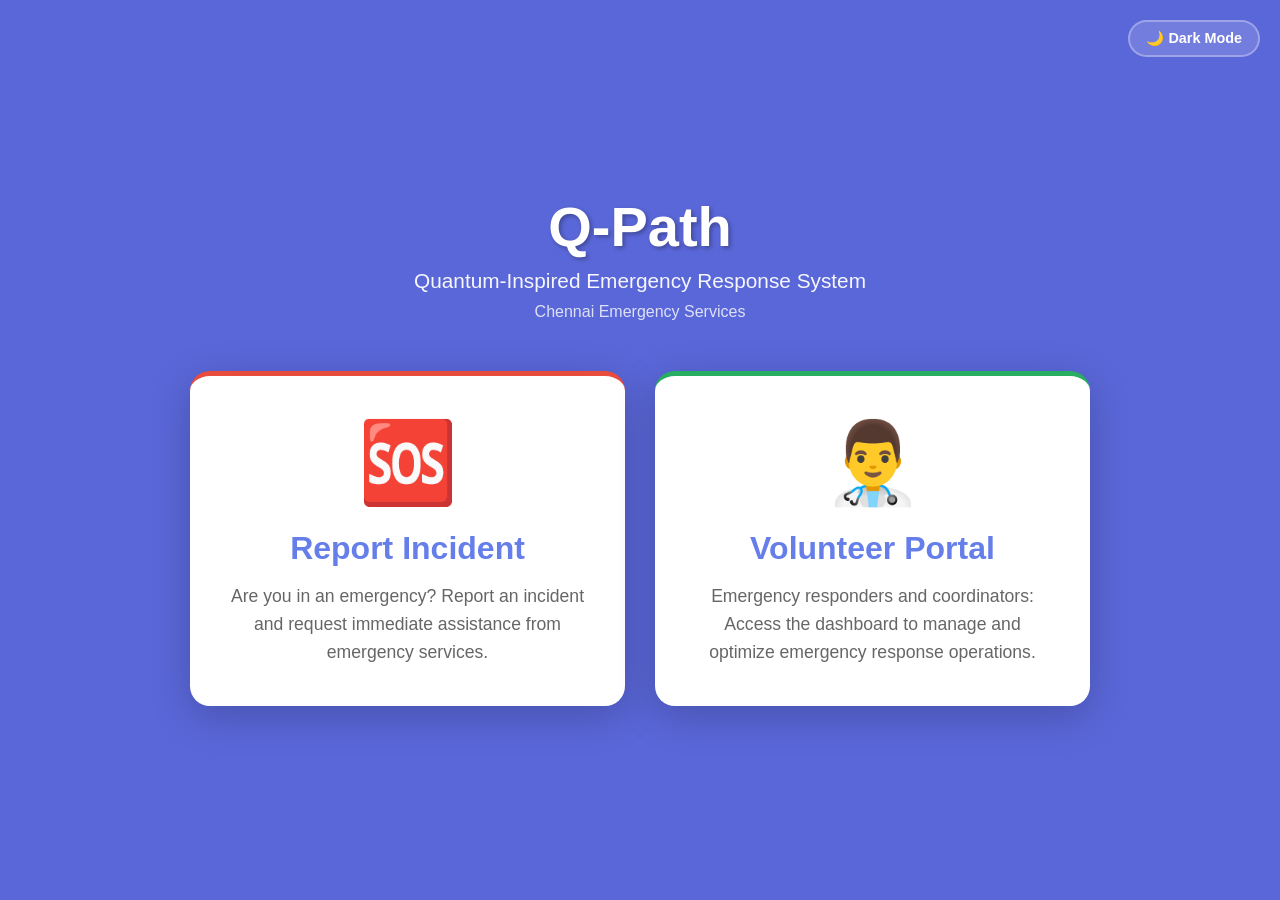
<file: static/home.html>
<!DOCTYPE html>
<html lang="en">
<head>
    <meta charset="UTF-8">
    <meta name="viewport" content="width=device-width, initial-scale=1.0">
    <title>Q-Path: Emergency Response Hub</title>
    <style>
        * {
            margin: 0;
            padding: 0;
            box-sizing: border-box;
        }

        body {
            font-family: 'Segoe UI', Tahoma, Geneva, Verdana, sans-serif;
            background: #5a67d8;
            min-height: 100vh;
            display: flex;
            align-items: center;
            justify-content: center;
            padding: 20px;
            transition: background 0.3s ease, color 0.3s ease;
        }

        body.dark-mode {
            background: #1a1a1a;
        }

        body.dark-mode .option-card {
            background: #2d2d2d;
            color: #e0e0e0;
        }

        body.dark-mode .option-card h2 {
            color: #00d9ff;
        }

        body.dark-mode .option-card p {
            color: #ccc;
        }

        .container {
            text-align: center;
            color: white;
            max-width: 900px;
            width: 100%;
        }

        .header {
            margin-bottom: 50px;
        }

        .header h1 {
            font-size: 3.5rem;
            margin-bottom: 10px;
            text-shadow: 2px 2px 4px rgba(0,0,0,0.3);
        }

        .header p {
            font-size: 1.3rem;
            opacity: 0.95;
        }

        .options-container {
            display: grid;
            grid-template-columns: repeat(auto-fit, minmax(350px, 1fr));
            gap: 30px;
            margin-top: 40px;
        }

        .option-card {
            background: white;
            border-radius: 20px;
            padding: 40px;
            box-shadow: 0 10px 40px rgba(0,0,0,0.2);
            transition: transform 0.3s ease, box-shadow 0.3s ease;
            cursor: pointer;
            text-decoration: none;
            color: #333;
        }

        .option-card:hover {
            transform: translateY(-10px);
            box-shadow: 0 15px 50px rgba(0,0,0,0.3);
        }

        .option-icon {
            font-size: 5rem;
            margin-bottom: 20px;
        }

        .option-card h2 {
            font-size: 2rem;
            margin-bottom: 15px;
            color: #667eea;
        }

        .option-card p {
            font-size: 1.1rem;
            color: #666;
            line-height: 1.6;
        }

        .option-card.incident {
            border-top: 5px solid #e74c3c;
        }

        .option-card.volunteer {
            border-top: 5px solid #27ae60;
        }

        @media (max-width: 768px) {
            .header h1 {
                font-size: 2.5rem;
            }
            
            .options-container {
                grid-template-columns: 1fr;
            }
        }
    </style>
</head>
<body>
    <div class="container">
        <div class="header">
            <h1>Q-Path</h1>
            <p>Quantum-Inspired Emergency Response System</p>
            <p style="font-size: 1rem; margin-top: 10px; opacity: 0.8;">Chennai Emergency Services</p>
        </div>

        <div class="options-container">
            <a href="/incident" class="option-card incident">
                <div class="option-icon">🆘</div>
                <h2>Report Incident</h2>
                <p>Are you in an emergency? Report an incident and request immediate assistance from emergency services.</p>
            </a>

            <a href="/volunteer" class="option-card volunteer">
                <div class="option-icon">👨‍⚕️</div>
                <h2>Volunteer Portal</h2>
                <p>Emergency responders and coordinators: Access the dashboard to manage and optimize emergency response operations.</p>
            </a>
        </div>
    </div>

    <button style="position: fixed; top: 20px; right: 20px; background: rgba(255,255,255,0.15); border: 2px solid rgba(255,255,255,0.3); color: white; padding: 8px 16px; border-radius: 20px; cursor: pointer; font-size: 0.9rem; font-weight: 600; transition: all 0.3s ease;" onclick="toggleDarkMode()">🌙 Dark Mode</button>

    <script>
        function toggleDarkMode() {
            document.body.classList.toggle('dark-mode');
            const isDark = document.body.classList.contains('dark-mode');
            localStorage.setItem('darkMode', isDark);
            event.target.textContent = isDark ? '☀️ Light Mode' : '🌙 Dark Mode';
        }

        // Load dark mode preference
        if (localStorage.getItem('darkMode') === 'true') {
            document.body.classList.add('dark-mode');
            document.querySelector('button').textContent = '☀️ Light Mode';
        }
    </script>
</body>
</html>
</file>
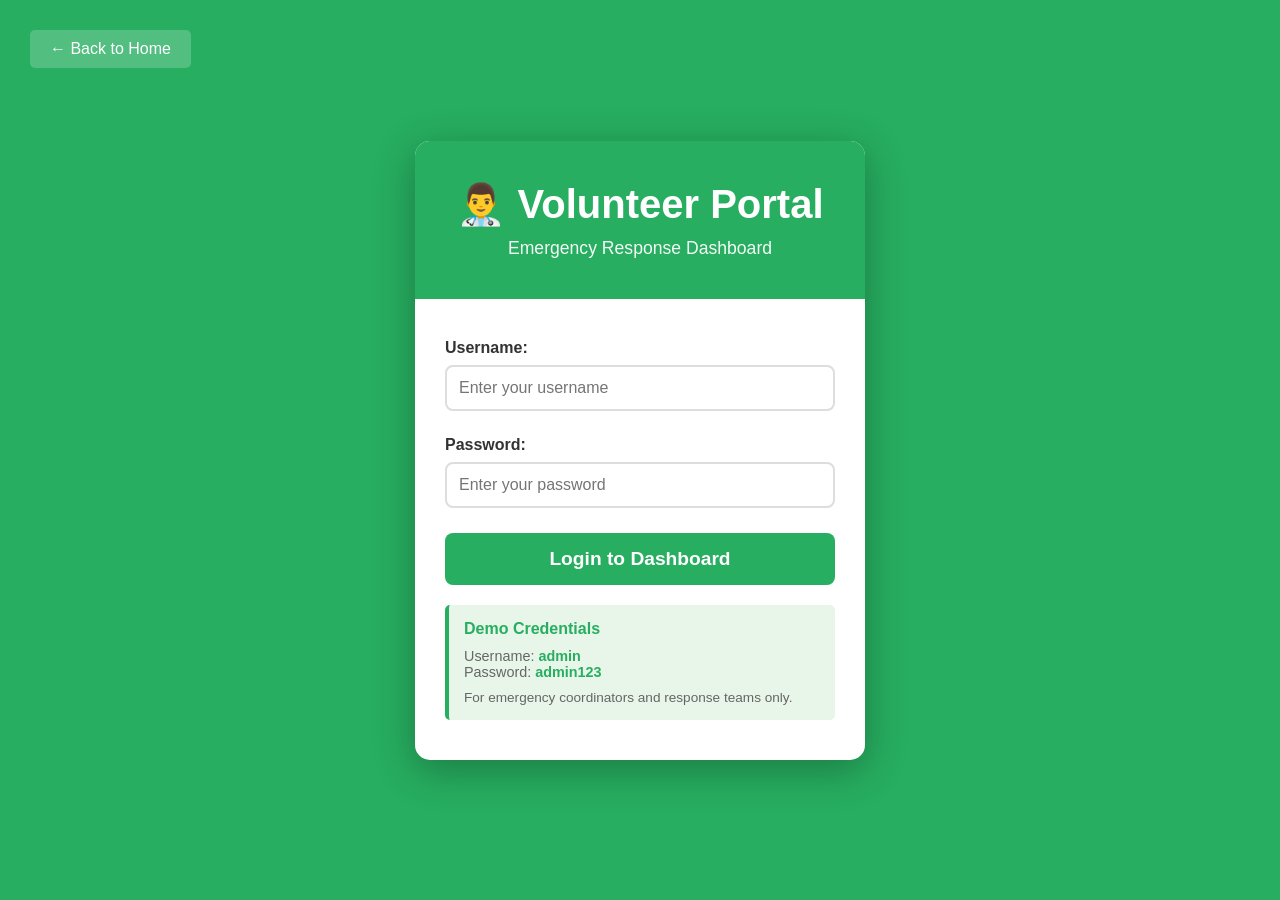
<file: static/login.html>
<!DOCTYPE html>
<html lang="en">
<head>
    <meta charset="UTF-8">
    <meta name="viewport" content="width=device-width, initial-scale=1.0">
    <title>Volunteer Login - Q-Path</title>
    <style>
        * {
            margin: 0;
            padding: 0;
            box-sizing: border-box;
        }

        body {
            font-family: 'Segoe UI', Tahoma, Geneva, Verdana, sans-serif;
            background: #27ae60;
            min-height: 100vh;
            display: flex;
            align-items: center;
            justify-content: center;
            padding: 20px;
            transition: background 0.3s ease, color 0.3s ease;
        }

        .login-container {
            background: white;
            border-radius: 15px;
            box-shadow: 0 10px 40px rgba(0,0,0,0.3);
            max-width: 450px;
            width: 100%;
            overflow: hidden;
        }

        .header {
            background: #27ae60;
            color: white;
            padding: 40px 30px;
            text-align: center;
        }

        .header h1 {
            font-size: 2.5rem;
            margin-bottom: 10px;
        }

        .header p {
            font-size: 1.1rem;
            opacity: 0.95;
        }

        .back-btn {
            position: absolute;
            top: 30px;
            left: 30px;
            background: rgba(255,255,255,0.2);
            color: white;
            border: none;
            padding: 10px 20px;
            border-radius: 5px;
            cursor: pointer;
            font-size: 1rem;
            text-decoration: none;
            display: inline-block;
        }

        .back-btn:hover {
            background: rgba(255,255,255,0.3);
        }

        .content {
            padding: 40px 30px;
        }

        .form-group {
            margin-bottom: 25px;
        }

        .form-group label {
            display: block;
            font-size: 1rem;
            font-weight: 600;
            margin-bottom: 8px;
            color: #333;
        }

        .form-group input {
            width: 100%;
            padding: 12px;
            font-size: 1rem;
            border: 2px solid #ddd;
            border-radius: 8px;
            transition: border-color 0.3s ease;
        }

        .form-group input:focus {
            outline: none;
            border-color: #27ae60;
        }

        .login-btn {
            width: 100%;
            padding: 15px;
            font-size: 1.2rem;
            font-weight: 600;
            background: #27ae60;
            color: white;
            border: none;
            border-radius: 8px;
            cursor: pointer;
            transition: background 0.3s ease;
        }

        .login-btn:hover {
            background: #229954;
        }

        .error-message {
            background: #e74c3c;
            color: white;
            padding: 12px;
            border-radius: 5px;
            margin-bottom: 20px;
            display: none;
        }

        .error-message.active {
            display: block;
        }

        .info-box {
            background: #e8f5e9;
            border-left: 4px solid #27ae60;
            padding: 15px;
            margin-top: 20px;
            border-radius: 5px;
        }

        .info-box strong {
            color: #27ae60;
        }

        .info-box p {
            margin-top: 10px;
            font-size: 0.9rem;
            color: #666;
        }
    </style>
</head>
<body>
    <a href="/" class="back-btn">← Back to Home</a>
    
    <div class="login-container">
        <div class="header">
            <h1>👨‍⚕️ Volunteer Portal</h1>
            <p>Emergency Response Dashboard</p>
        </div>

        <div class="content">
            <div class="error-message" id="errorMessage">
                Invalid credentials. Please try again.
            </div>

            <form id="loginForm">
                <div class="form-group">
                    <label>Username:</label>
                    <input type="text" id="username" placeholder="Enter your username" required>
                </div>

                <div class="form-group">
                    <label>Password:</label>
                    <input type="password" id="password" placeholder="Enter your password" required>
                </div>

                <button type="submit" class="login-btn">Login to Dashboard</button>
            </form>

            <div class="info-box">
                <strong>Demo Credentials</strong>
                <p>Username: <strong>admin</strong><br>
                Password: <strong>admin123</strong></p>
                <p style="margin-top: 10px; font-size: 0.85rem;">
                    For emergency coordinators and response teams only.
                </p>
            </div>
        </div>
    </div>

    <script>
        document.getElementById('loginForm').addEventListener('submit', function(e) {
            e.preventDefault();
            
            const username = document.getElementById('username').value;
            const password = document.getElementById('password').value;
            
            // Simple demo authentication (replace with real authentication in production)
            if (username === 'admin' && password === 'admin123') {
                // Store login state
                sessionStorage.setItem('isLoggedIn', 'true');
                sessionStorage.setItem('username', username);
                
                // Redirect to dashboard
                window.location.href = '/dashboard';
            } else {
                // Show error
                document.getElementById('errorMessage').classList.add('active');
                
                // Hide error after 3 seconds
                setTimeout(() => {
                    document.getElementById('errorMessage').classList.remove('active');
                }, 3000);
            }
        });
    </script>
</body>
</html>
</file>
